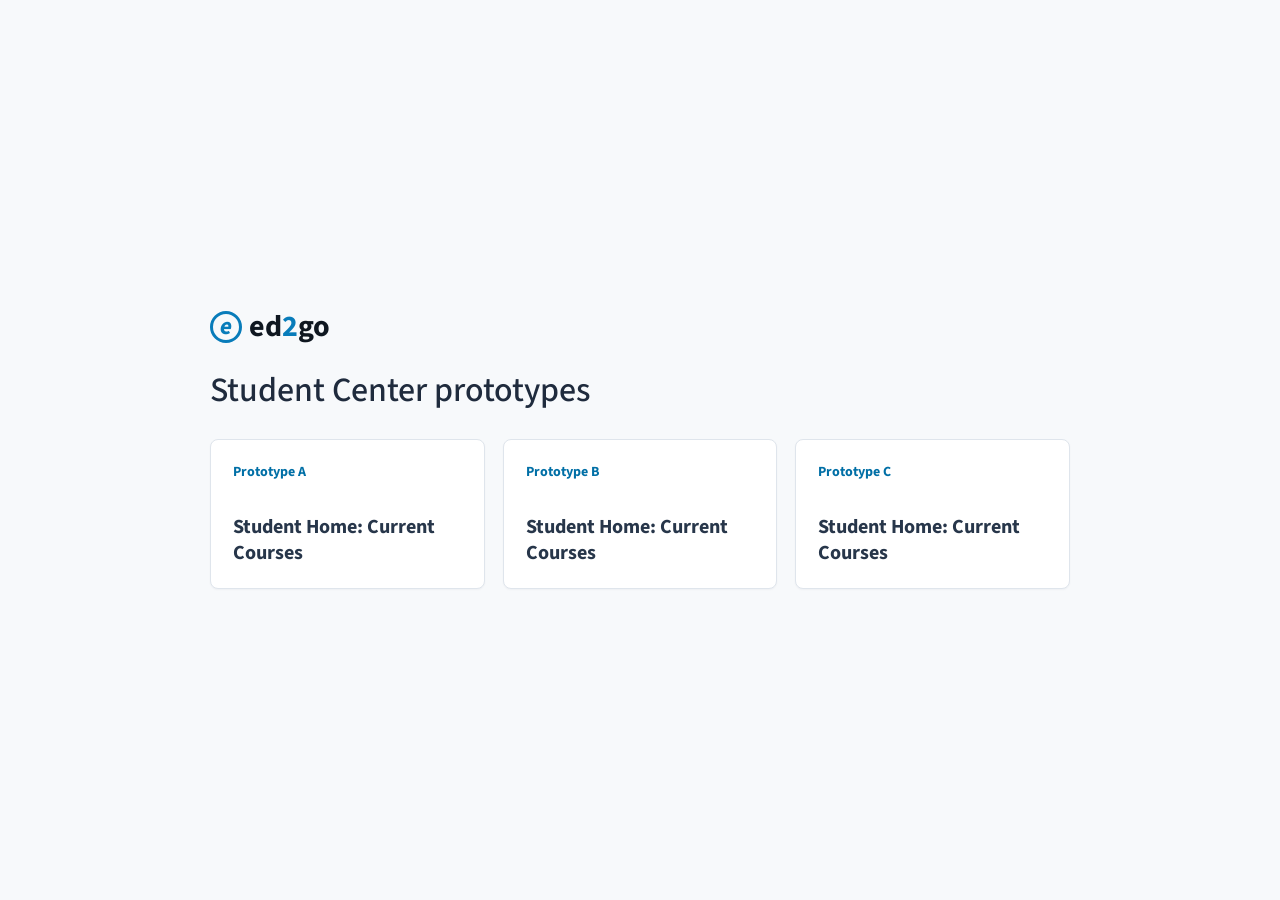
<file: index.html>
<!doctype html>
<html lang="en">
  <head>
    <meta charset="utf-8">
    <meta name="viewport" content="width=device-width, initial-scale=1">
    <title>ed2go Student Center prototypes</title>
    <link rel="stylesheet" href="assets/styles.css?v=20260617-responsive-tabs-fill">
  </head>
  <body class="launcher-page">
    <main class="launcher">
      <div class="launcher__brand" aria-label="ed2go">
        <span class="logo-mark" aria-hidden="true">e</span>
        <span class="logo-word"><strong>ed</strong><span>2</span><strong>go</strong></span>
      </div>
      <h1>Student Center prototypes</h1>
      <div class="launcher-grid">
        <a class="launcher-card" href="prototype-a/">
          <span>Prototype A</span>
          <strong>Student Home: Current Courses</strong>
        </a>
        <a class="launcher-card" href="prototype-b/">
          <span>Prototype B</span>
          <strong>Student Home: Current Courses</strong>
        </a>
        <a class="launcher-card" href="prototype-c/">
          <span>Prototype C</span>
          <strong>Student Home: Current Courses</strong>
        </a>
      </div>
    </main>
  </body>
</html>
</file>
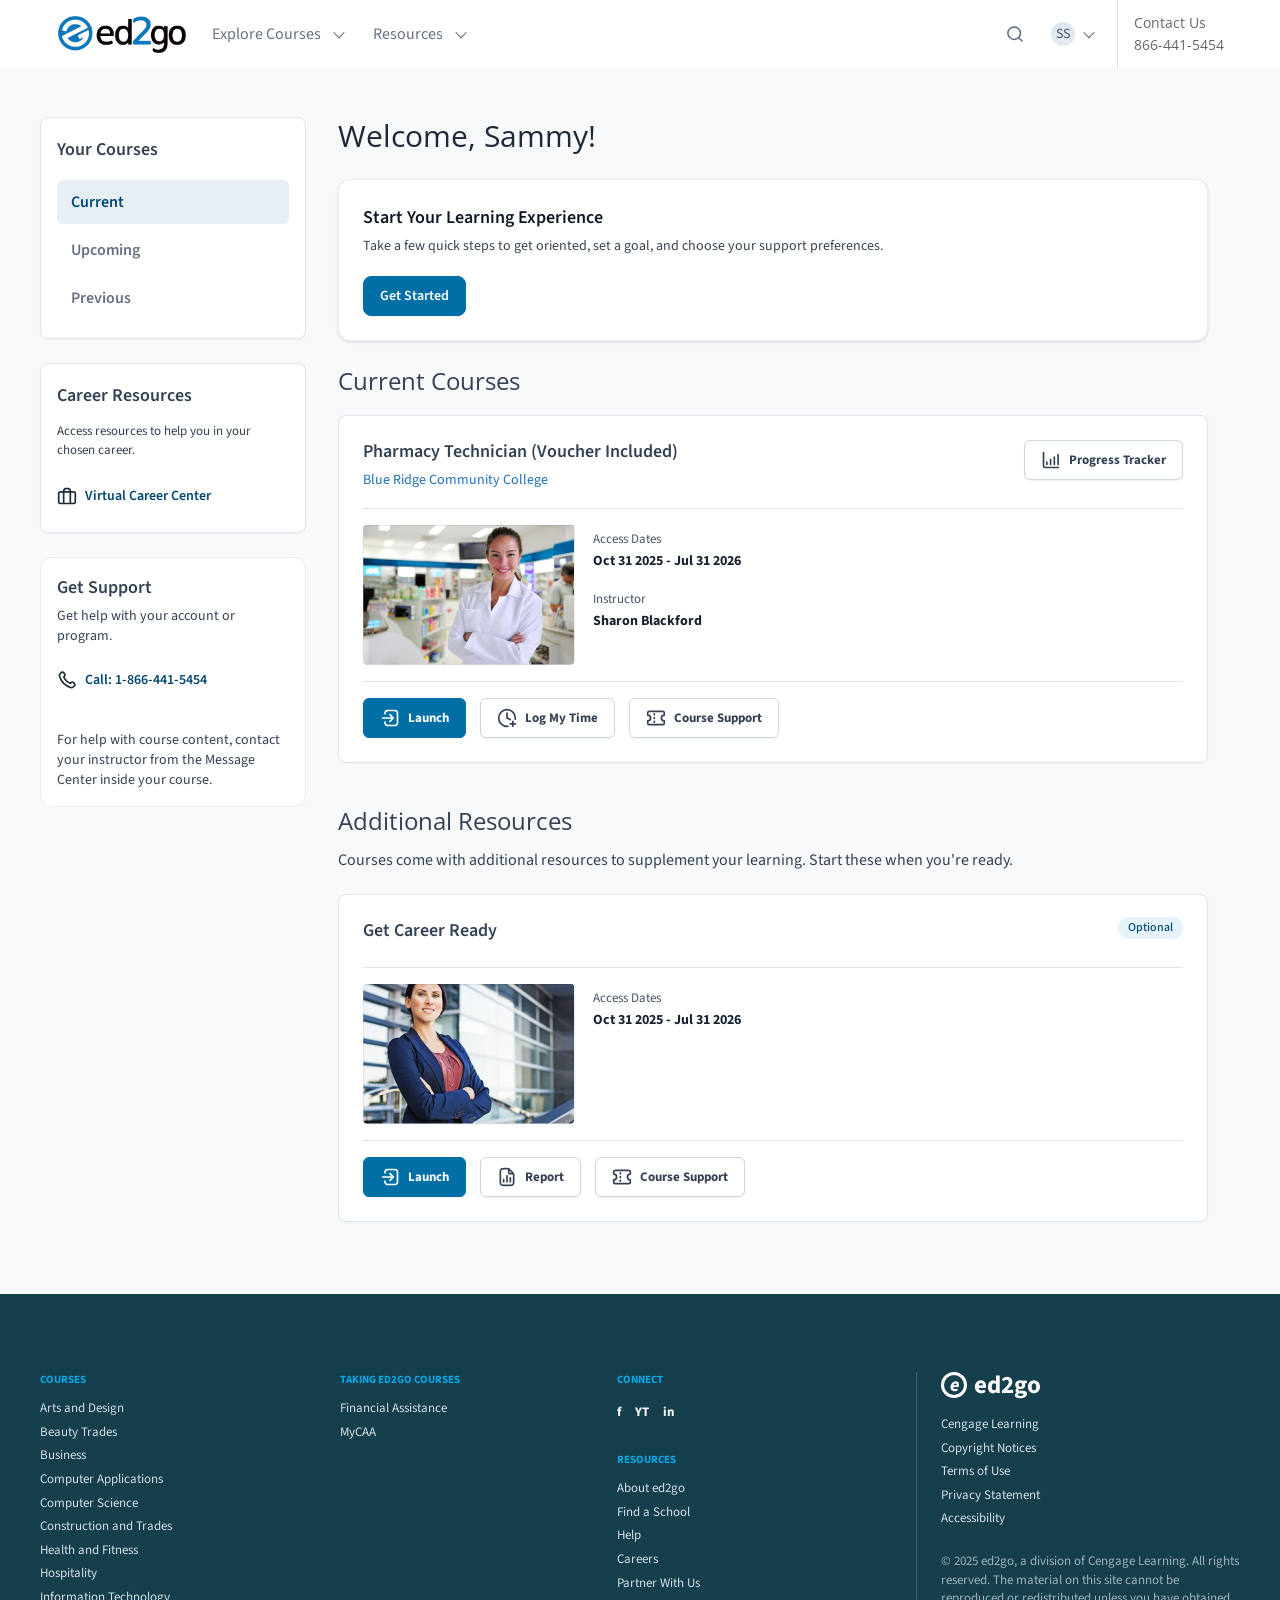
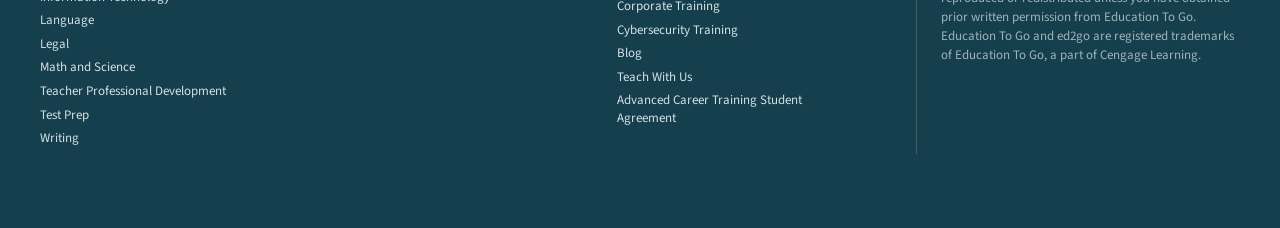
<file: prototype-a/index.html>
<!doctype html>
<html lang="en">
  <head>
    <meta charset="utf-8">
    <meta name="viewport" content="width=device-width, initial-scale=1">
    <title>Student Center - Current Courses</title>
    <link rel="stylesheet" href="../assets/styles.css?v=20260617-responsive-tabs-fill">
  </head>
  <body data-prototype="a">
    <div id="app"></div>
    <script src="../assets/app.js?v=20260617-prototype-a-no-optin-modal"></script>
  </body>
</html>
</file>
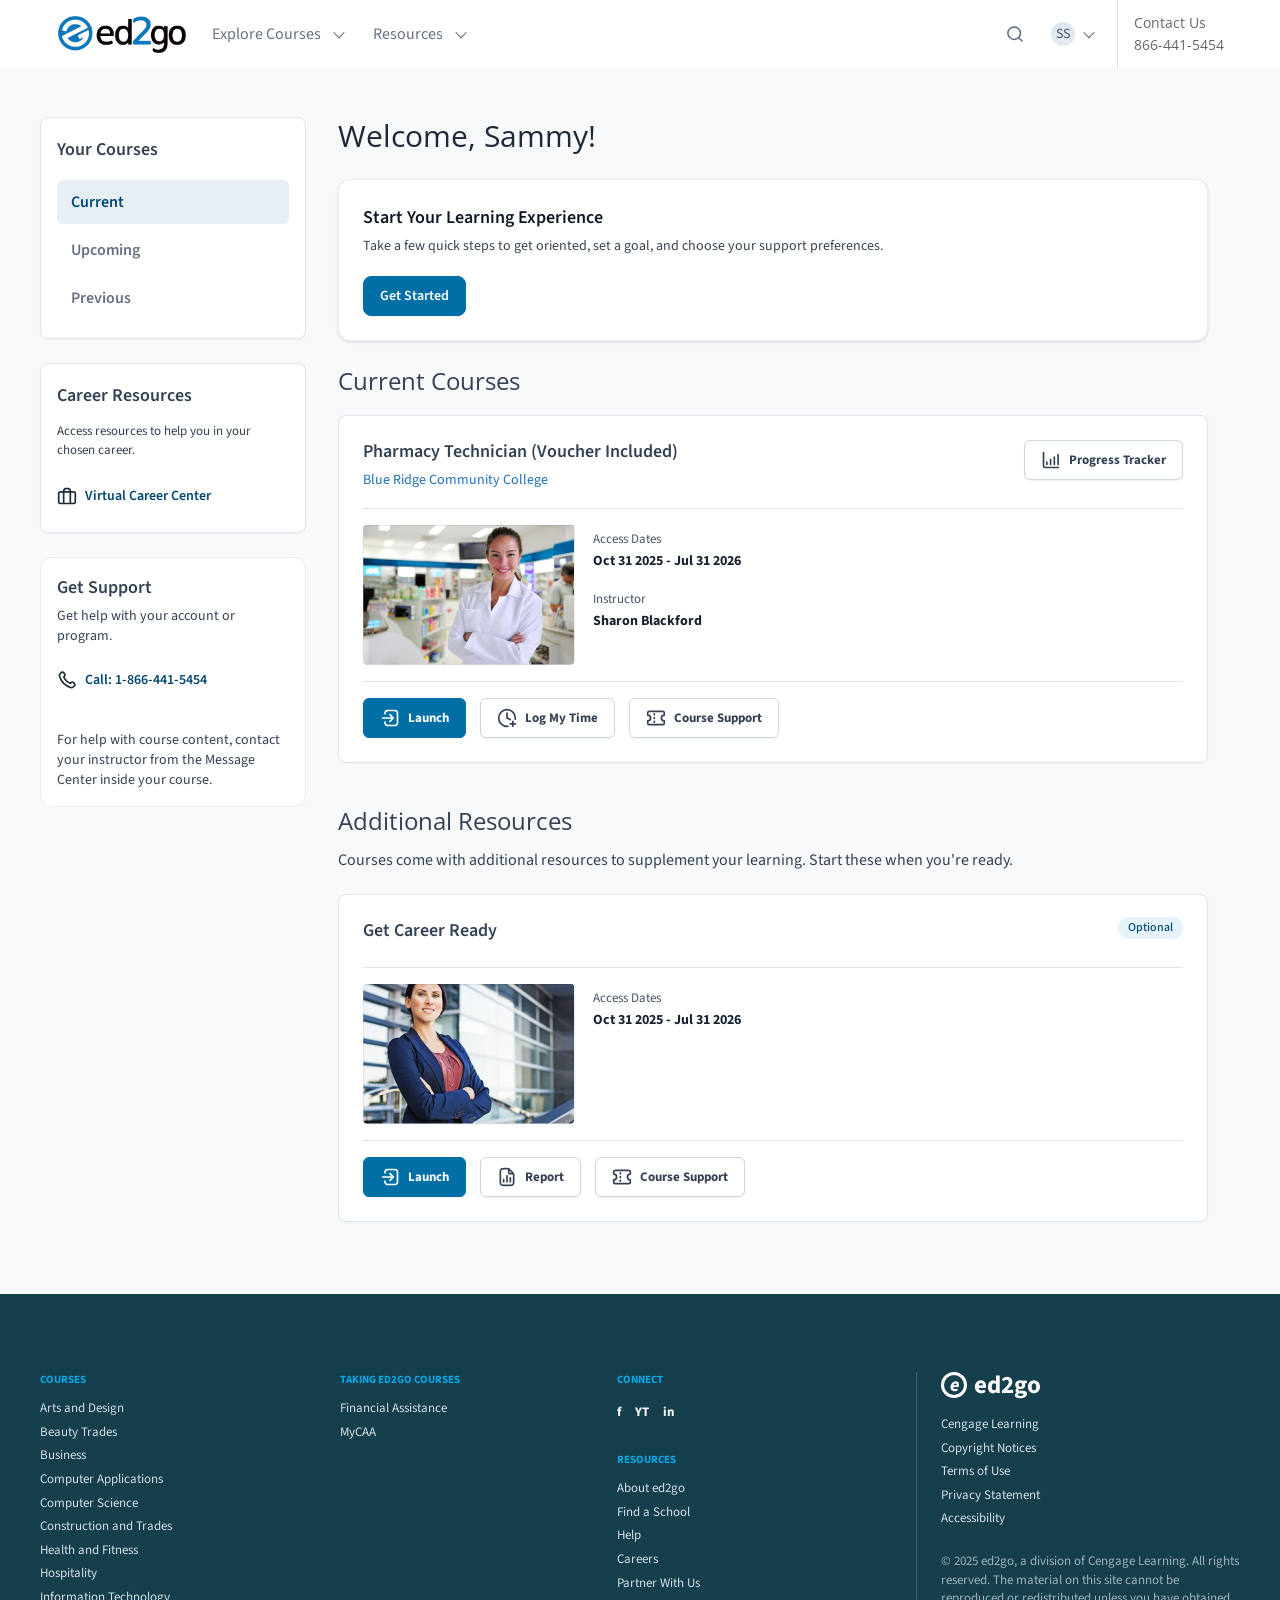
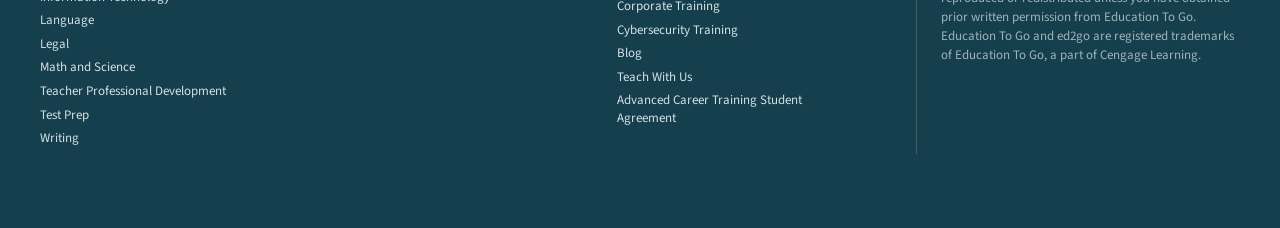
<file: prototype-b/index.html>
<!doctype html>
<html lang="en">
  <head>
    <meta charset="utf-8">
    <meta name="viewport" content="width=device-width, initial-scale=1">
    <title>Student Center - Current Courses</title>
    <link rel="stylesheet" href="../assets/styles.css?v=20260617-responsive-tabs-fill">
  </head>
  <body data-prototype="b">
    <div id="app"></div>
    <script src="../assets/app.js?v=20260617-prototype-a-no-optin-modal"></script>
  </body>
</html>
</file>
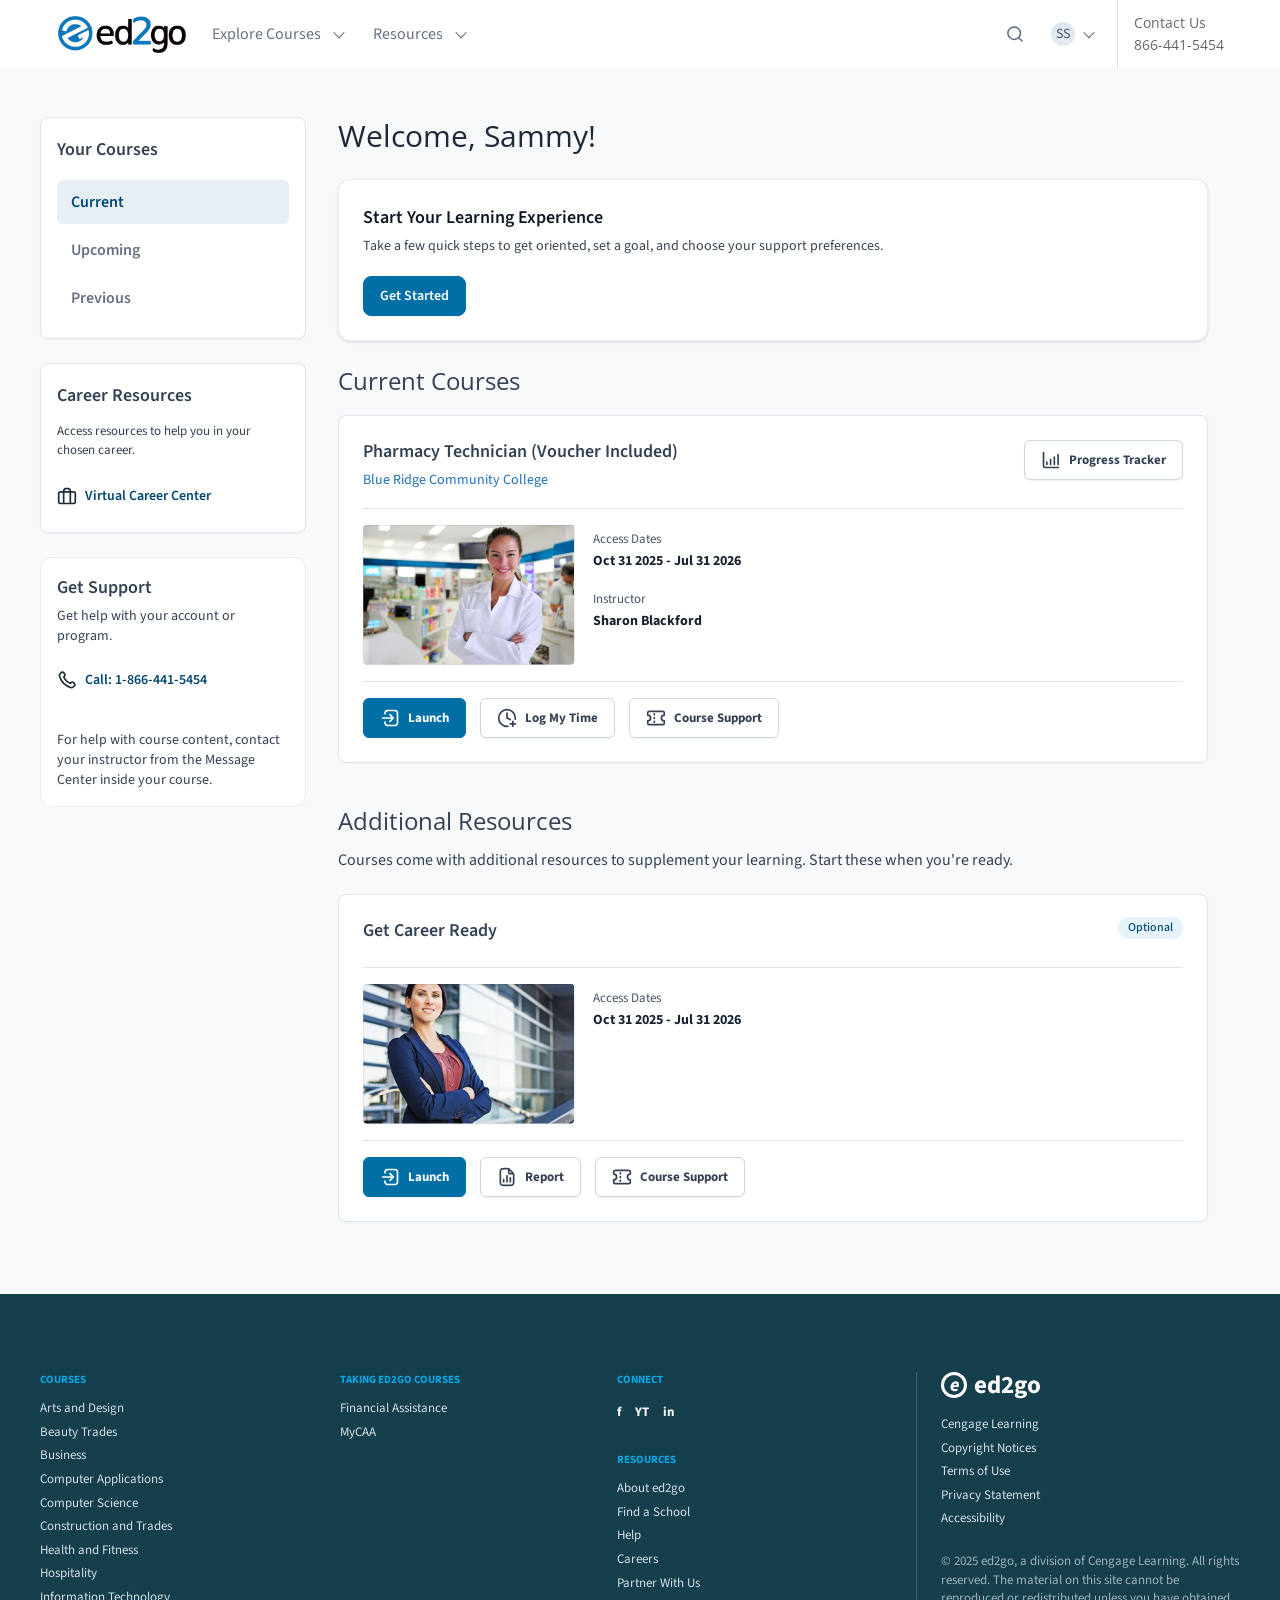
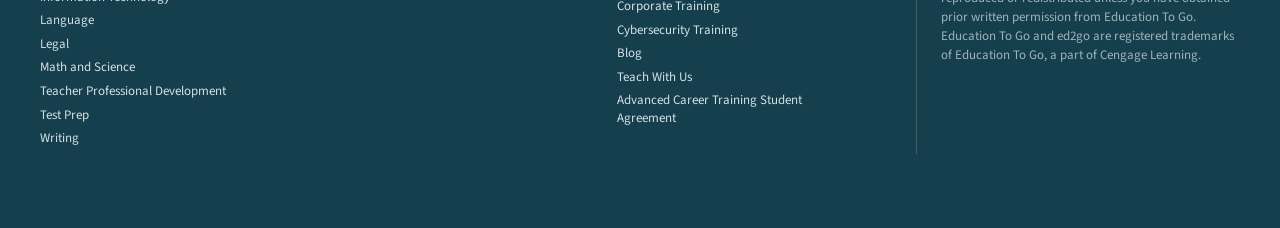
<file: prototype-c/index.html>
<!doctype html>
<html lang="en">
  <head>
    <meta charset="utf-8">
    <meta name="viewport" content="width=device-width, initial-scale=1">
    <title>Student Center - Current Courses</title>
    <link rel="stylesheet" href="../assets/styles.css?v=20260617-responsive-tabs-fill">
  </head>
  <body data-prototype="c">
    <div id="app"></div>
    <script src="../assets/app.js?v=20260617-prototype-a-no-optin-modal"></script>
  </body>
</html>
</file>
<file: assets/styles.css>
@import url("https://fonts.googleapis.com/css2?family=Open+Sans:wght@400;500;600;700&family=Source+Sans+Pro:wght@400;600;700&display=swap");

:root {
  --blue-700: #006fa6;
  --blue-800: #005d8b;
  --blue-100: #e6f3fb;
  --ink: #1f2b3d;
  --muted: #5f6b7d;
  --line: #dfe5ec;
  --line-strong: #cdd6e1;
  --surface: #ffffff;
  --page: #f7f9fb;
  --footer: #153f4c;
  --footer-text: #d4e0e4;
  --font-source: "Source Sans Pro", "Segoe UI", Roboto, Helvetica, Arial, sans-serif;
  --font-open: "Open Sans", "Segoe UI", Roboto, Helvetica, Arial, sans-serif;
  --shadow: 0 1px 2px rgba(16, 24, 40, 0.04);
  font-family: var(--font-source);
  color: var(--ink);
}

* {
  box-sizing: border-box;
}

body {
  margin: 0;
  background: var(--page);
  color: var(--ink);
  font-family: var(--font-source);
  font-size: 14px;
  line-height: 20px;
}

a {
  color: inherit;
  text-decoration: none;
}

button,
a {
  -webkit-tap-highlight-color: transparent;
}

button {
  font: inherit;
}

svg {
  display: block;
  width: 20px;
  height: 20px;
  stroke: currentColor;
  stroke-width: 1.8;
  stroke-linecap: round;
  stroke-linejoin: round;
  vector-effect: non-scaling-stroke;
  fill: none;
}

.site-header {
  height: 69px;
  background: var(--surface);
  border-bottom: 1px solid #f2f4f7;
}

.site-header__inner {
  width: min(1200px, calc(100% - 32px));
  height: 100%;
  margin: 0 auto;
  padding: 0 16px;
  display: flex;
  align-items: center;
  gap: 24px;
}

.launcher__brand,
.footer-logo {
  display: inline-flex;
  align-items: center;
  gap: 7px;
}

.brand {
  width: 132px;
  height: 41px;
  display: inline-flex;
  align-items: center;
  flex: 0 0 auto;
}

.brand-logo {
  width: 132px;
  height: 41px;
  display: block;
  object-fit: contain;
}

.logo-mark {
  width: 32px;
  height: 32px;
  display: inline-grid;
  place-items: center;
  border: 3px solid #087cba;
  border-radius: 50%;
  color: #087cba;
  font-size: 24px;
  font-weight: 800;
  font-style: italic;
  line-height: 1;
}

.logo-word {
  display: inline-flex;
  align-items: baseline;
  color: #0f1720;
  font-size: 30px;
  letter-spacing: 0;
  line-height: 1;
}

.logo-word span {
  color: #087cba;
  font-weight: 700;
}

.top-nav {
  display: flex;
  align-items: center;
  gap: 24px;
}

.top-nav button {
  min-height: 32px;
  padding: 4px 0;
  display: inline-flex;
  align-items: center;
  gap: 8px;
  border: 0;
  background: transparent;
  color: #667085;
  font-family: var(--font-source);
  font-size: 16px;
  line-height: 24px;
  font-weight: 400;
  white-space: nowrap;
  cursor: pointer;
}

.chevron-down {
  position: relative;
  width: 20px;
  height: 20px;
  display: inline-block;
  flex: 0 0 20px;
}

.chevron-down::after {
  content: "";
  position: absolute;
  top: 50%;
  left: 50%;
  width: 7px;
  height: 7px;
  border-right: 1.6px solid currentColor;
  border-bottom: 1.6px solid currentColor;
  transform: translate(-50%, -65%) rotate(45deg);
}

.header-menu-button {
  width: 38px;
  height: 38px;
  display: none;
  place-items: center;
  flex: 0 0 auto;
  padding: 8px;
  border: 1px solid #d0d5dd;
  border-radius: 8px;
  background: #ffffff;
  color: #344054;
  box-shadow: 0 1px 2px rgba(16, 24, 40, 0.05);
  cursor: pointer;
}

.header-menu-button svg {
  width: 20px;
  height: 20px;
}

.header-actions {
  margin-left: auto;
  display: flex;
  align-items: center;
  gap: 18px;
  color: #667085;
}

.header-actions > button {
  width: 36px;
  height: 36px;
  display: grid;
  place-items: center;
  color: #5d6b82;
  background: transparent;
  border: 0;
  cursor: pointer;
}

.header-actions > button svg {
  width: 20px;
  height: 20px;
}

.account-trigger {
  width: auto;
  display: inline-flex;
  align-items: center;
  gap: 4px;
  padding: 4px 0;
}

.header-actions > .account-trigger {
  width: auto;
  display: inline-flex;
  padding: 4px 0;
}

.avatar {
  width: 24px;
  height: 24px;
  display: grid;
  place-items: center;
  border-radius: 999px;
  background: linear-gradient(180deg, rgba(185, 207, 225, 0.5), rgba(208, 213, 221, 0.5));
  color: #475467;
  font-family: var(--font-source);
  font-size: 14px;
  line-height: 20px;
  font-weight: 400;
}

.contact {
  min-height: 69px;
  padding-left: 16px;
  border-left: 1px solid #dee2e6;
  display: grid;
  align-content: center;
  gap: 2px;
  white-space: nowrap;
  color: rgba(0, 0, 0, 0.6);
  font-family: var(--font-open);
  font-size: 14px;
  line-height: 20px;
}

.contact a {
  color: rgba(0, 0, 0, 0.6);
}

.student-center {
  min-height: 1080px;
}

.student-center__inner {
  width: min(1200px, calc(100% - 32px));
  margin: 0 auto;
  padding: 48px 0 72px;
  display: grid;
  grid-template-columns: 266px minmax(0, 870px);
  gap: 32px;
  align-items: start;
}

.side-rail {
  display: grid;
  gap: 24px;
}

.side-card {
  background: var(--surface);
  border: 1px solid var(--line);
  border-radius: 8px;
  box-shadow: var(--shadow);
  padding: 18px 16px;
}

.side-card h2 {
  margin: 0 0 12px;
  font-family: var(--font-source);
  font-size: 18px;
  line-height: 28px;
  font-weight: 600;
  color: #344054;
}

.side-card p {
  margin: 0 0 18px;
  color: #344054;
  font-size: 13px;
  line-height: 1.45;
}

.side-card--support {
  border-color: #eaecf0;
  border-radius: 12px;
  padding: 16px;
  box-shadow: none;
}

.support-home-card {
  display: flex;
  flex-direction: column;
  gap: 32px;
  align-items: flex-start;
}

.support-home-card__intro {
  width: 100%;
  display: flex;
  flex-direction: column;
  gap: 16px;
  align-items: flex-start;
}

.support-home-card__copy {
  display: flex;
  flex-direction: column;
  gap: 4px;
}

.support-home-card h2 {
  margin: 0;
  color: #344054;
  font-family: var(--font-source);
  font-size: 18px;
  line-height: 28px;
  font-weight: 600;
}

.support-home-card p {
  margin: 0;
  color: #344054;
  font-family: var(--font-source);
  font-size: 14px;
  line-height: 20px;
}

.support-home-card .side-link {
  gap: 8px;
  min-height: 36px;
  padding: 8px 0;
  color: #004770;
  font-family: var(--font-source);
  font-size: 14px;
  line-height: 20px;
  font-weight: 600;
}

.support-home-card .side-link svg {
  width: 20px;
  height: 20px;
}

.course-tabs {
  display: grid;
  gap: 4px;
  margin-top: 16px;
}

.course-tabs a {
  min-height: 44px;
  display: flex;
  align-items: center;
  padding: 10px 14px;
  border-radius: 6px;
  color: #667085;
  font-family: var(--font-source);
  font-size: 16px;
  font-weight: 600;
  line-height: 24px;
  transition:
    background-color 0.16s ease,
    color 0.16s ease,
    box-shadow 0.16s ease;
}

.course-tabs a:hover,
.course-tabs a[aria-current="page"] {
  background: #e7eff5;
  color: #004770;
}

.course-tabs a:focus-visible {
  outline: 0;
  background: #ffffff;
  color: #667085;
  box-shadow: 0 0 0 4px #f4ebff;
}

.side-link {
  display: inline-flex;
  align-items: center;
  gap: 8px;
  min-height: 36px;
  color: #004770;
  font-family: var(--font-source);
  font-size: 14px;
  line-height: 20px;
  font-weight: 600;
}

.getting-started-card--responsive,
.responsive-course-tabs,
.responsive-side-cards {
  display: none;
}

.responsive-course-tabs {
  width: 100%;
  grid-template-columns: repeat(3, minmax(0, 1fr));
  gap: 0;
  align-items: center;
  padding: 4px;
  border: 1px solid #f2f4f7;
  border-radius: 8px;
  background: #f9fafb;
  overflow: hidden;
}

.responsive-course-tabs a {
  width: 100%;
  min-width: 0;
  min-height: 36px;
  display: flex;
  align-items: center;
  justify-content: center;
  padding: 8px 12px;
  border-radius: 6px;
  color: #667085;
  font-family: var(--font-source);
  font-size: 14px;
  font-weight: 600;
  line-height: 20px;
  white-space: nowrap;
  transition:
    background-color 0.16s ease,
    color 0.16s ease,
    box-shadow 0.16s ease;
}

.responsive-course-tabs a:hover {
  color: #344054;
}

.responsive-course-tabs a[aria-current="page"] {
  background: #ffffff;
  color: #344054;
  box-shadow:
    0 1px 2px rgba(16, 24, 40, 0.06),
    0 1px 3px rgba(16, 24, 40, 0.1);
}

.responsive-course-tabs a:focus-visible {
  outline: 3px solid rgba(11, 117, 187, 0.35);
  outline-offset: 2px;
}

.responsive-side-card {
  min-height: 136px;
  padding: 16px;
  display: grid;
  gap: 16px;
  align-content: start;
  border: 1px solid var(--line);
  border-radius: 8px;
  background: #ffffff;
  box-shadow: var(--shadow);
}

.responsive-side-card h2 {
  margin: 0 0 4px;
  color: #344054;
  font-family: var(--font-source);
  font-size: 18px;
  line-height: 28px;
  font-weight: 600;
}

.responsive-side-card p {
  margin: 0;
  color: #344054;
  line-height: 1.45;
}

.responsive-side-card--support {
  border-color: #eaecf0;
  border-radius: 12px;
  box-shadow: none;
}

.responsive-side-card--support .support-home-card h2 {
  margin: 0;
  line-height: 28px;
  font-weight: 600;
}

.responsive-side-card--support .support-home-card p {
  line-height: 20px;
}

.main-content h1 {
  margin: 0 0 24px;
  font-family: var(--font-open);
  font-size: 30px;
  line-height: 38px;
  font-weight: 400;
  letter-spacing: 0;
  color: #1d2939;
}

.content-section {
  margin-top: 20px;
}

.content-section h2 {
  margin: 0 0 18px;
  font-family: var(--font-open);
  font-size: 24px;
  line-height: 32px;
  font-weight: 400;
  letter-spacing: 0;
  color: #344054;
}

.content-section--resources {
  margin-top: 42px;
}

.section-copy {
  margin: -5px 0 24px;
  color: #344054;
  font-size: 16px;
}

.card-stack {
  display: grid;
  gap: 24px;
}

.empty-course-state {
  width: 100%;
  padding: 38px 0 16px;
  display: flex;
  flex-direction: column;
  align-items: center;
  text-align: center;
  color: #333333;
  font-family: var(--font-source);
}

.empty-course-state h3 {
  margin: 0;
  font-size: 20px;
  line-height: 30px;
  font-weight: 600;
  letter-spacing: 0;
}

.empty-course-state p {
  margin: 0;
  font-size: 16px;
  line-height: 24px;
  font-weight: 400;
  letter-spacing: 0;
}

.empty-course-state__link {
  margin-top: 16px;
  color: #004770;
  font-size: 14px;
  line-height: 20px;
  font-weight: 600;
}

.course-card {
  background: var(--surface);
  border: 1px solid var(--line);
  border-radius: 8px;
  box-shadow: var(--shadow);
  padding: 22px 24px 24px;
}

.course-card__header {
  min-height: 48px;
  display: flex;
  align-items: start;
  justify-content: space-between;
  gap: 18px;
  padding-bottom: 18px;
  border-bottom: 1px solid var(--line);
}

.course-card h3 {
  margin: 0 0 4px;
  font-family: var(--font-source);
  font-size: 18px;
  line-height: 28px;
  font-weight: 600;
  color: #344054;
}

.course-card__school {
  color: #1d70b8;
  font-size: 14px;
}

.course-card__body {
  display: grid;
  grid-template-columns: 212px minmax(0, 1fr);
  gap: 18px;
  padding: 16px 0;
  border-bottom: 1px solid var(--line);
}

.course-visual {
  width: 212px;
  height: 140px;
  border-radius: 4px;
  background-image: url("student-center-desktop.png");
  background-repeat: no-repeat;
  background-size: 1265px 1800px;
  box-shadow: inset 0 0 0 1px rgba(16, 24, 40, 0.08);
}

.photo-pharmacy {
  background-position: -402px -304px;
}

.photo-pet {
  background-position: -402px -625px;
}

.photo-career {
  background-position: -402px -1047px;
}

.course-meta {
  margin: 4px 0 0;
  display: grid;
  align-content: start;
  gap: 18px;
}

.course-meta__group dt {
  margin: 0 0 2px;
  color: #475467;
  font-size: 13px;
}

.course-meta__group dd {
  margin: 0;
  color: #182230;
  font-weight: 700;
}

.course-card__actions {
  padding-top: 16px;
  display: flex;
  align-items: center;
  flex-wrap: wrap;
  gap: 14px;
}

.button {
  min-height: 40px;
  display: inline-flex;
  align-items: center;
  justify-content: center;
  gap: 8px;
  padding: 0 16px;
  border: 1px solid var(--line-strong);
  border-radius: 6px;
  color: #344054;
  background: var(--surface);
  box-shadow: 0 1px 2px rgba(16, 24, 40, 0.06);
  font-size: 13px;
  font-weight: 700;
  white-space: nowrap;
  cursor: pointer;
}

.button--primary {
  border-color: var(--blue-700);
  background: var(--blue-700);
  color: #ffffff;
}

.button--primary:hover {
  background: var(--blue-800);
}

.course-card__utility {
  margin-top: 2px;
}

.badge {
  display: inline-flex;
  align-items: center;
  min-height: 22px;
  padding: 0 10px;
  border-radius: 999px;
  background: var(--blue-100);
  color: #004b73;
  font-size: 12px;
  font-weight: 500;
  white-space: nowrap;
}

.site-footer {
  background: var(--footer);
  color: var(--footer-text);
  padding: 78px 0 74px;
}

.site-footer__inner {
  width: min(1200px, calc(100% - 32px));
  margin: 0 auto;
  display: grid;
  grid-template-columns: 1.1fr 1fr 1.1fr 1.45fr;
  gap: 54px;
}

.footer-column,
.footer-legal {
  display: flex;
  flex-direction: column;
  align-items: flex-start;
}

.footer-column h2 {
  margin: 0 0 13px;
  color: #00a9e8;
  font-size: 11px;
  line-height: 1.4;
  text-transform: uppercase;
  letter-spacing: 0;
}

.footer-column a,
.footer-legal a {
  margin-bottom: 6px;
  color: var(--footer-text);
  font-size: 13px;
  line-height: 1.35;
}

.socials {
  display: flex;
  gap: 14px;
  margin: 4px 0 30px;
}

.socials a {
  margin: 0;
  color: #ffffff;
  font-weight: 700;
}

.footer-legal {
  padding-left: 24px;
  border-left: 1px solid rgba(255, 255, 255, 0.18);
}

.footer-logo {
  margin-bottom: 18px;
}

.footer-logo .logo-mark {
  width: 26px;
  height: 26px;
  border-color: #ffffff;
  color: #ffffff;
  font-size: 19px;
}

.footer-logo .logo-word {
  color: #ffffff;
  font-size: 25px;
}

.footer-logo .logo-word span {
  color: #ffffff;
}

.footer-legal p {
  margin: 18px 0 0;
  color: rgba(212, 224, 228, 0.72);
  font-size: 13px;
  line-height: 1.45;
}

.launcher-page {
  min-height: 100vh;
  background: var(--page);
}

.launcher {
  width: min(860px, calc(100% - 32px));
  min-height: 100vh;
  margin: 0 auto;
  padding: 64px 0;
  display: grid;
  align-content: center;
}

.launcher__brand {
  margin-bottom: 28px;
}

.launcher h1 {
  margin: 0 0 28px;
  font-size: 34px;
  line-height: 1.2;
  font-weight: 500;
  letter-spacing: 0;
}

.launcher-grid {
  display: grid;
  grid-template-columns: repeat(3, minmax(0, 1fr));
  gap: 18px;
}

.launcher-card {
  min-height: 150px;
  padding: 22px;
  border: 1px solid var(--line);
  border-radius: 8px;
  background: var(--surface);
  display: flex;
  flex-direction: column;
  justify-content: space-between;
  box-shadow: var(--shadow);
}

.launcher-card span {
  color: var(--blue-700);
  font-weight: 700;
}

.launcher-card strong {
  color: #27364a;
  font-size: 20px;
  line-height: 1.3;
}

.getting-started-card {
  margin: 0 0 24px;
  padding: 24px;
  background: var(--surface);
  border: 1px solid #eaecf0;
  border-radius: 12px;
  box-shadow:
    0 1px 3px rgba(16, 24, 40, 0.1),
    0 1px 2px rgba(16, 24, 40, 0.06);
  display: flex;
  flex-direction: column;
  align-items: flex-start;
  gap: 20px;
  overflow: hidden;
}

.getting-started-card--responsive {
  display: none;
}

.getting-started-card__copy {
  max-width: 762px;
}

.getting-started-card h3 {
  margin: 0 0 4px;
  color: #101828;
  font-size: 18px;
  line-height: 28px;
  font-weight: 600;
}

.getting-started-card p {
  margin: 0;
  color: #394452;
  font-size: 14px;
  line-height: 20px;
}

.getting-started-card .button {
  min-width: 100px;
  border-radius: 8px;
  font-size: 14px;
  font-weight: 600;
}

.button:disabled {
  border-color: #b9cfe1;
  background: #e7eff5;
  color: #7ca5bd;
  box-shadow: none;
  cursor: not-allowed;
}

.onboarding-actions .button {
  min-height: 44px;
  padding: 10px 16px;
  border-radius: 8px;
  box-shadow: 0 1px 2px rgba(16, 24, 40, 0.05);
  font-family: var(--font-source);
  font-size: 14px;
  line-height: 20px;
  font-weight: 600;
}

.onboarding-actions .button svg {
  width: 20px;
  height: 20px;
}

.onboarding-actions .button--primary {
  border-color: #005584;
  background: #006399;
  color: #ffffff;
}

.onboarding-actions .button--primary:hover:not(:disabled) {
  border-color: #004770;
  background: #004770;
}

.onboarding-actions .button--primary:focus-visible {
  outline: none;
  border-color: #005584;
  background: #005584;
  box-shadow:
    0 1px 2px rgba(16, 24, 40, 0.05),
    0 0 0 4px #f4ebff;
}

.onboarding-actions .button--primary:disabled {
  border-color: #99c0d6;
  background: #99c0d6;
  color: #ffffff;
  box-shadow: 0 1px 2px rgba(16, 24, 40, 0.05);
}

.onboarding-actions .button--secondary {
  border-color: #d0d5dd;
  background: #ffffff;
  color: #344054;
}

.onboarding-actions .button--secondary:hover:not(:disabled) {
  border-color: #d0d5dd;
  background: #f9fafb;
  color: #1d2939;
}

.onboarding-actions .button--secondary:focus-visible {
  outline: none;
  border-color: #d0d5dd;
  background: #ffffff;
  color: #344054;
  box-shadow:
    0 1px 2px rgba(16, 24, 40, 0.05),
    0 0 0 4px #f2f4f7;
}

.onboarding-actions .button--secondary:disabled {
  border-color: #eaecf0;
  background: #ffffff;
  color: #d0d5dd;
  box-shadow: 0 1px 2px rgba(16, 24, 40, 0.05);
}

.success-toast {
  position: fixed;
  top: 96px;
  left: 50%;
  z-index: 40;
  width: min(620px, calc(100% - 32px));
  min-height: 76px;
  transform: translateX(-50%);
  padding: 16px;
  border: 1px solid #6ce9a6;
  border-radius: 12px;
  background: #f6fef9;
  color: #027a48;
  box-shadow: none;
  display: grid;
  grid-template-columns: auto 1fr auto;
  gap: 12px;
  align-items: start;
  font-family: var(--font-source);
}

.success-toast__icon {
  width: 20px;
  height: 20px;
  display: grid;
  place-items: center;
  color: #039855;
}

.success-toast__icon svg {
  width: 20px;
  height: 20px;
}

.success-toast__content {
  display: grid;
  gap: 4px;
  min-width: 0;
}

.success-toast strong {
  display: block;
  font-size: 14px;
  line-height: 20px;
  font-weight: 600;
  letter-spacing: 0;
}

.success-toast p {
  margin: 0;
  color: #027a48;
  font-size: 14px;
  line-height: 20px;
  font-weight: 400;
  letter-spacing: 0;
}

.success-toast button {
  width: 20px;
  height: 20px;
  padding: 0;
  display: grid;
  place-items: center;
  border-radius: 8px;
  border: 0;
  background: transparent;
  color: #039855;
  cursor: pointer;
}

.success-toast button svg {
  width: 20px;
  height: 20px;
}

.onboarding-shell {
  min-height: 820px;
  background: #f9fafb;
}

.onboarding-shell__inner {
  width: min(1200px, calc(100% - 32px));
  margin: 0 auto;
  padding: 32px 0 72px;
  display: grid;
  justify-items: center;
}

.progress-steps {
  width: min(992px, 100%);
  min-height: 78px;
  margin: 0 0 28px;
  padding: 0;
  list-style: none;
  display: grid;
  grid-template-columns: repeat(3, minmax(0, 1fr));
}

.progress-steps li {
  position: relative;
  display: grid;
  justify-items: center;
  gap: 12px;
  color: #344054;
  font-size: 14px;
  font-weight: 600;
  line-height: 20px;
  text-align: center;
}

.progress-steps li:not(:last-child)::after {
  content: "";
  position: absolute;
  top: 11px;
  left: calc(50% + 12px);
  right: calc(-50% + 12px);
  height: 2px;
  background: #eaecf0;
}

.progress-steps li.is-complete:not(:last-child)::after {
  background: #005584;
}

.progress-steps__marker {
  position: relative;
  z-index: 1;
  width: 24px;
  height: 24px;
  display: grid;
  place-items: center;
  border: 0;
  border-radius: 50%;
  background: #f2f4f7;
  overflow: hidden;
  color: transparent;
  font-size: 0;
  line-height: 1;
}

.progress-steps__marker::before {
  content: "";
  width: 8px;
  height: 8px;
  border-radius: 50%;
  background: #ffffff;
}

.progress-steps__marker svg {
  width: 14px;
  height: 14px;
}

.progress-steps li:hover .progress-steps__marker {
  background: #eaecf0;
}

.progress-steps .is-current {
  color: #004770;
}

.progress-steps .is-current .progress-steps__marker {
  background: #005584;
}

.progress-steps .is-current .progress-steps__marker::before {
  background: #ffffff;
}

.progress-steps .is-current:hover .progress-steps__marker {
  background: #004770;
}

.progress-steps .is-complete .progress-steps__marker {
  background: #005584;
  color: #ffffff;
}

.progress-steps .is-complete:hover .progress-steps__marker {
  background: #004770;
}

.progress-steps .is-complete .progress-steps__marker::before {
  content: none;
}

.onboarding-panel {
  width: 100%;
  display: grid;
  justify-items: center;
  text-align: center;
}

.onboarding-panel--wide {
  max-width: 900px;
}

.onboarding-panel--support {
  max-width: 900px;
}

.onboarding-panel h1 {
  margin: 0 0 12px;
  color: #1d2939;
  font-family: var(--font-open);
  font-size: 30px;
  line-height: 38px;
  font-weight: 400;
  letter-spacing: 0;
}

.onboarding-lede {
  max-width: 760px;
  margin: 0;
  color: #344054;
  font-family: var(--font-source);
  font-size: 18px;
  line-height: 26px;
}

.video-frame {
  width: min(400px, 100%);
  aspect-ratio: 16 / 9;
  margin: 40px 0 0;
  overflow: hidden;
  border-radius: 8px;
  background: #101828;
  box-shadow: 0 10px 28px rgba(16, 24, 40, 0.16);
}

.video-frame video {
  width: 100%;
  height: 100%;
  display: block;
  object-fit: cover;
}

.onboarding-actions {
  margin-top: 34px;
  display: flex;
  align-items: center;
  justify-content: center;
  gap: 16px;
}

.onboarding-actions .button {
  min-width: 200px;
}

.onboarding-actions--paired {
  display: grid;
  grid-template-columns: repeat(2, 200px);
}

.onboarding-actions--single .button {
  width: 200px;
}

.text-button {
  margin-top: 18px;
  border: 0;
  background: transparent;
  color: #004b73;
  font-weight: 600;
  cursor: pointer;
}

.goal-fieldset {
  width: min(736px, 100%);
  margin: 34px auto 0;
  padding: 0;
  border: 0;
}

.goal-fieldset legend {
  margin: 0 0 16px;
  color: #344054;
  font-size: 18px;
  font-weight: 400;
  text-align: center;
}

.goal-options {
  display: grid;
  grid-template-columns: repeat(3, minmax(0, 1fr));
  gap: 16px;
}

.goal-chip {
  display: flex;
  align-items: center;
  justify-content: flex-start;
  min-height: 50px;
  padding: 12px 20px;
  border: 1px solid #d0d5dd;
  border-radius: 24px;
  background: #ffffff;
  box-shadow: 0 1px 2px rgba(16, 24, 40, 0.05);
  color: #344054;
  font-family: var(--font-source);
  font-size: 16px;
  font-weight: 600;
  line-height: 24px;
  text-align: left;
  cursor: pointer;
}

.goal-chip:hover {
  border-color: #d0d5dd;
  background: #f2f4f7;
  color: #344054;
}

.goal-chip.is-selected {
  border-color: #98a2b3;
  background: #d0d5dd;
  color: #344054;
}

.goal-other {
  width: min(600px, 100%);
  margin: 24px auto 0;
  text-align: left;
}

.goal-other label {
  display: block;
  margin-bottom: 6px;
  color: #344054;
  font-size: 14px;
  font-weight: 700;
  line-height: 20px;
}

.goal-other textarea {
  width: 100%;
  height: 72px;
  min-height: 72px;
  padding: 12px 14px;
  resize: none;
  border: 1px solid #d0d5dd;
  border-radius: 8px;
  background: #ffffff;
  box-shadow: 0 1px 2px rgba(16, 24, 40, 0.05);
  color: #1d2939;
  font: inherit;
  line-height: 24px;
  transition:
    border-color 0.16s ease,
    box-shadow 0.16s ease;
}

.goal-other.is-error textarea {
  border-color: #fda29b;
}

.goal-other p {
  margin: 6px 0 0;
  color: #667085;
  font-size: 14px;
  line-height: 20px;
}

.goal-other.is-error p {
  color: #f04438;
}

.support-card {
  width: min(900px, 100%);
  margin-top: 34px;
  min-height: 390px;
  padding: 28px 24px;
  display: grid;
  grid-template-columns: minmax(0, 1fr) minmax(300px, 340px);
  gap: 40px;
  align-items: center;
  border: 1px solid #eaecf0;
  border-radius: 12px;
  background: #ffffff;
  text-align: left;
}

.support-card__copy {
  min-height: 334px;
  display: flex;
  flex-direction: column;
}

.support-card h2 {
  margin: 0;
  color: #344054;
  font-family: var(--font-open);
  font-size: 20px;
  line-height: 30px;
  font-weight: 400;
}

.support-categories {
  margin: 24px 0 0;
  padding: 0;
  list-style: none;
  display: grid;
  grid-template-columns: repeat(4, minmax(0, 1fr));
}

.support-categories li {
  min-height: 86px;
  display: flex;
  flex-direction: column;
  align-items: center;
  justify-content: flex-start;
  gap: 10px;
  padding: 0 16px;
  border-right: 1px solid #d0d5dd;
  color: #344054;
  text-align: center;
}

.support-categories li:last-child {
  border-right: 0;
}

.support-categories span {
  width: 44px;
  height: 44px;
  display: grid;
  place-items: center;
  color: #006399;
  flex: 0 0 auto;
}

.support-categories svg {
  width: 42px;
  height: 42px;
}

.support-categories strong {
  color: #344054;
  font-family: var(--font-open);
  font-size: 16px;
  font-weight: 400;
  line-height: 24px;
}

.consent-row {
  margin-top: auto;
  display: grid;
  grid-template-columns: auto 1fr;
  gap: 12px;
  color: #344054;
  font-family: var(--font-source);
  font-size: 16px;
  font-weight: 600;
  line-height: 24px;
}

.consent-row input {
  width: 16px;
  height: 16px;
  margin-top: 4px;
  accent-color: var(--blue-700);
}

.consent-fine-print {
  margin: 8px 0 0 28px;
  max-width: 520px;
  color: #344054;
  font-family: var(--font-source);
  font-size: 12px;
  line-height: 20px;
}

.consent-fine-print span,
.support-choice-fine-print span {
  color: #006399;
}

.support-card__image {
  width: 100%;
  max-width: 340px;
  aspect-ratio: 1;
  display: grid;
  place-items: center;
  justify-self: end;
}

.support-card__image img {
  width: 100%;
  height: 100%;
  display: block;
  object-fit: contain;
}

.onboarding-lede--support-choice {
  max-width: 790px;
}

.support-choice-layout {
  width: min(900px, 100%);
  margin-top: 36px;
  padding-bottom: 24px;
  display: grid;
  grid-template-columns: minmax(0, 528px) minmax(260px, 320px);
  gap: 24px;
  align-items: center;
  justify-content: center;
  text-align: left;
}

.support-choice-list {
  display: grid;
  gap: 16px;
}

.support-choice-card {
  position: relative;
  width: 100%;
  min-height: 298px;
  padding: 16px;
  display: flex;
  align-items: flex-start;
  gap: 16px;
  border: 2px solid transparent;
  border-radius: 12px;
  background: #ffffff;
  box-shadow: inset 0 0 0 1px #eaecf0;
  color: #344054;
  text-align: left;
  cursor: pointer;
}

.support-choice-card__input {
  position: absolute;
  top: 16px;
  right: 16px;
  width: 20px;
  height: 20px;
  margin: 0;
  opacity: 0;
}

.support-choice-card--compact {
  min-height: 92px;
}

.support-choice-card__copy {
  min-width: 0;
  flex: 1 1 auto;
  display: grid;
  gap: 12px;
}

.support-choice-card__title {
  color: #344054;
  font-size: 20px;
  font-weight: 600;
  line-height: 30px;
}

.support-choice-card__body,
.support-choice-card__prompt {
  color: #344054;
  font-size: 16px;
  font-weight: 400;
  line-height: 24px;
}

.support-choice-card__prompt {
  margin-top: 4px;
}

.support-choice-benefits {
  margin: 0;
  padding: 0;
  list-style: none;
  display: grid;
  grid-template-columns: repeat(2, max-content);
  gap: 12px 32px;
}

.support-choice-benefit {
  min-width: 0;
  display: flex;
  align-items: center;
  gap: 8px;
  color: #344054;
  font-size: 14px;
  line-height: 20px;
  white-space: nowrap;
}

.support-choice-benefit span {
  width: 28px;
  height: 28px;
  display: grid;
  place-items: center;
  color: #006399;
  flex: 0 0 auto;
}

.support-choice-benefit svg {
  width: 28px;
  height: 28px;
}

.support-choice-benefit strong {
  font-weight: 400;
}

.support-choice-fine-print {
  color: #344054;
  font-size: 12px;
  line-height: 18px;
}

.support-choice-radio {
  position: relative;
  width: 20px;
  height: 20px;
  flex: 0 0 20px;
  border: 1px solid #d0d5dd;
  border-radius: 50%;
  background: #ffffff;
}

.support-choice-card__input:focus-visible + .support-choice-radio {
  outline: 3px solid rgba(11, 117, 187, 0.35);
  outline-offset: 3px;
}

.support-choice-card:hover {
  border-color: #99c0d6;
  box-shadow: none;
}

.support-choice-card:hover .support-choice-radio {
  border-color: #005584;
  background: #b9cfe1;
}

.support-choice-card.is-selected {
  border-width: 3px;
  border-color: #006399;
  box-shadow: none;
}

.support-choice-card.is-selected .support-choice-radio {
  border-color: #005584;
  background: #e7eff5;
}

.support-choice-card.is-selected .support-choice-radio::after {
  content: "";
  position: absolute;
  inset: 5px;
  border-radius: 50%;
  background: #005584;
}

.support-choice-visual {
  width: 100%;
  max-width: 320px;
  aspect-ratio: 320 / 343;
  display: grid;
  place-items: center;
}

.support-choice-visual img {
  width: 100%;
  height: 100%;
  display: block;
  object-fit: contain;
}

.modal-backdrop {
  position: fixed;
  inset: 0;
  z-index: 50;
  padding: 24px;
  display: grid;
  place-items: center;
  background: rgba(16, 24, 40, 0.45);
}

.decision-modal {
  width: min(400px, 100%);
  padding: 24px;
  border-radius: 12px;
  background: #ffffff;
  box-shadow:
    0 20px 24px -4px rgba(16, 24, 40, 0.08),
    0 8px 8px -4px rgba(16, 24, 40, 0.03);
  text-align: center;
}

.decision-modal__icon {
  width: 48px;
  height: 48px;
  margin: 0 auto 16px;
  display: grid;
  place-items: center;
  box-sizing: border-box;
  border: 8px solid #e7eff5;
  border-radius: 50%;
  background: #b9cfe1;
  color: #004770;
}

.decision-modal__icon svg {
  width: 24px;
  height: 24px;
}

.decision-modal h2 {
  margin: 0 0 4px;
  color: #101828;
  font-family: var(--font-source);
  font-size: 18px;
  line-height: 28px;
  font-weight: 600;
}

.decision-modal p {
  margin: 0;
  color: #394452;
  font-family: var(--font-source);
  font-size: 14px;
  line-height: 20px;
}

.decision-modal__actions {
  margin-top: 32px;
  display: grid;
  gap: 12px;
}

.decision-modal__actions .button {
  width: 100%;
  min-height: 44px;
  justify-content: center;
  padding: 10px 18px;
  font-size: 16px;
  line-height: 24px;
}

:focus-visible {
  outline: 3px solid rgba(11, 117, 187, 0.35);
  outline-offset: 3px;
}

@media (max-width: 980px) {
  .site-header {
    height: 69px;
  }

  .site-header__inner {
    width: min(750px, calc(100% - 84px));
    min-height: 69px;
    padding: 0 16px;
    flex-wrap: nowrap;
    gap: 16px;
  }

  .top-nav,
  .contact {
    display: none;
  }

  .header-menu-button {
    display: grid;
  }

  .header-actions {
    width: auto;
    margin-left: auto;
    justify-content: flex-end;
    gap: 8px;
  }

  .student-center__inner {
    width: min(750px, calc(100% - 84px));
    padding: 16px 0 48px;
    display: block;
  }

  .side-rail,
  .getting-started-card--desktop {
    display: none;
  }

  .main-content h1 {
    margin: 0;
  }

  .getting-started-card--responsive {
    display: flex;
    flex-direction: column;
    align-items: flex-start;
    margin: 16px 0 24px;
  }

  .getting-started-card--responsive .button {
    width: auto;
    min-width: 100px;
  }

  .getting-started-card h3 {
    font-size: 18px;
    line-height: 28px;
  }

  .getting-started-card p {
    font-size: 14px;
    line-height: 20px;
  }

  .responsive-course-tabs {
    display: grid;
    margin: 0 0 24px;
  }

  .main-content h1 + .responsive-course-tabs {
    margin-top: 24px;
  }

  .content-section {
    margin-top: 0;
  }

  .content-section h2 {
    margin-bottom: 18px;
    font-size: 20px;
  }

  .responsive-side-cards {
    display: grid;
    gap: 24px;
    margin-top: 16px;
    padding-top: 24px;
    border-top: 1px solid var(--line);
  }

  .onboarding-shell__inner {
    width: min(750px, calc(100% - 84px));
    padding: 32px 0 48px;
  }

  .onboarding-panel h1 {
    font-size: 30px;
    line-height: 38px;
    font-weight: 400;
  }

  .onboarding-lede {
    max-width: 718px;
    font-size: 18px;
    line-height: 26px;
  }

  .goal-fieldset {
    margin-top: 32px;
  }

  .support-card {
    width: min(718px, 100%);
    min-height: auto;
    padding: 28px;
    grid-template-columns: 1fr;
    gap: 28px;
  }

  .support-card__copy {
    min-height: auto;
  }

  .support-card h2 {
    font-size: 20px;
    line-height: 30px;
  }

  .support-categories {
    margin-top: 24px;
  }

  .support-categories li {
    min-height: 86px;
    gap: 10px;
    padding: 0 14px;
  }

  .support-categories span {
    width: 44px;
    height: 44px;
  }

  .support-categories svg {
    width: 42px;
    height: 42px;
  }

  .support-categories strong {
    font-size: 16px;
    line-height: 24px;
  }

  .consent-row {
    margin-top: 32px;
    font-size: 16px;
    line-height: 24px;
  }

  .consent-row input {
    width: 16px;
    height: 16px;
    margin-top: 4px;
  }

  .consent-fine-print {
    margin-left: 28px;
    font-size: 12px;
    line-height: 20px;
  }

  .support-card__image {
    max-width: 320px;
    justify-self: center;
  }

  .support-choice-layout {
    width: min(528px, 100%);
    grid-template-columns: 1fr;
    justify-items: center;
  }

  .support-choice-list {
    width: 100%;
  }

  .support-choice-visual {
    max-width: 329px;
  }

  .site-footer__inner {
    width: min(720px, calc(100% - 84px));
    grid-template-columns: repeat(3, minmax(0, 1fr));
    gap: 36px;
  }

  .footer-legal {
    grid-column: 1 / -1;
    padding-left: 0;
    border-left: 0;
  }
}

@media (max-width: 440px) {
  body {
    font-size: 14px;
  }

  .site-header__inner,
  .student-center__inner,
  .onboarding-shell__inner,
  .site-footer__inner {
    width: calc(100% - 32px);
  }

  .site-header__inner {
    width: 100%;
    padding: 0 16px;
  }

  .brand,
  .brand-logo {
    width: 88px;
    height: 27px;
  }

  .logo-mark {
    width: 24px;
    height: 24px;
    border-width: 2px;
    font-size: 18px;
  }

  .logo-word {
    font-size: 22px;
  }

  .header-actions > a {
    font-size: 13px;
  }

  .student-center__inner {
    padding-top: 8px;
  }

  .main-content h1 {
    padding: 8px 0;
    font-size: 24px;
    line-height: 32px;
  }

  .main-content h1 + .responsive-course-tabs {
    margin-top: 32px;
  }

  .getting-started-card {
    border-radius: 12px;
    padding: 24px;
  }

  .getting-started-card--responsive {
    align-items: flex-start;
    margin: 8px 0 24px;
  }

  .getting-started-card h3 {
    font-size: 18px;
    line-height: 28px;
  }

  .getting-started-card p {
    font-size: 14px;
    line-height: 20px;
  }

  .getting-started-card--responsive .button,
  .responsive-side-card .side-link,
  .decision-modal__actions .button {
    width: 100%;
  }

  .course-card {
    padding: 16px;
  }

  .course-card__header,
  .course-card__body {
    grid-template-columns: 1fr;
    display: grid;
  }

  .course-card__header {
    justify-items: start;
  }

  .course-card h3 {
    font-size: 18px;
    line-height: 28px;
  }

  .course-visual {
    width: 100%;
    height: auto;
    aspect-ratio: 318 / 212;
    background-size: 2142px 3047px;
  }

  .photo-pharmacy {
    background-position: -681px -515px;
  }

  .photo-pet {
    background-position: -681px -1058px;
  }

  .photo-career {
    background-position: -681px -1773px;
  }

  .button {
    width: 100%;
  }

  .getting-started-card .button {
    width: auto;
  }

  .course-card__actions {
    display: grid;
    gap: 10px;
  }

  .success-toast {
    top: 16px;
  }

  .onboarding-shell__inner {
    padding: 32px 0 48px;
  }

  .progress-steps {
    width: 100%;
    margin-bottom: 16px;
  }

  .progress-steps li {
    font-size: 12px;
  }

  .progress-steps li:not(:last-child)::after {
    left: calc(50% + 12px);
    right: calc(-50% + 12px);
  }

  .onboarding-panel h1 {
    font-size: 24px;
    line-height: 32px;
  }

  .onboarding-lede {
    font-size: 16px;
    line-height: 24px;
  }

  .video-frame {
    width: min(329px, 100%);
    margin-top: 32px;
  }

  .goal-fieldset {
    margin-top: 24px;
  }

  .goal-fieldset legend {
    margin-bottom: 16px;
    font-size: 16px;
    line-height: 24px;
  }

  .goal-options {
    grid-template-columns: repeat(2, minmax(0, 1fr));
    gap: 8px 10px;
  }

  .goal-chip {
    min-height: 50px;
    padding: 12px 20px;
    white-space: normal;
  }

  .goal-other {
    width: 100%;
  }

  .onboarding-actions {
    width: 100%;
    margin-top: 24px;
  }

  .onboarding-actions .button {
    min-width: 0;
  }

  .onboarding-actions--paired {
    grid-template-columns: repeat(2, minmax(0, 1fr));
  }

  .onboarding-actions--single .button {
    width: 200px;
  }

  .support-card {
    width: 100%;
    padding: 16px;
    gap: 24px;
  }

  .support-card h2 {
    font-size: 18px;
    line-height: 26px;
  }

  .support-categories {
    margin-top: 24px;
    grid-template-columns: repeat(2, minmax(0, 1fr));
    row-gap: 20px;
  }

  .support-categories li {
    min-height: 104px;
    gap: 10px;
    padding: 0 10px;
    border-right: 0;
  }

  .support-categories li:nth-child(odd) {
    border-right: 1px solid #d0d5dd;
  }

  .support-categories span {
    width: 52px;
    height: 52px;
  }

  .support-categories svg {
    width: 44px;
    height: 44px;
  }

  .support-categories strong {
    font-size: 16px;
    line-height: 24px;
  }

  .consent-row {
    margin-top: 28px;
    gap: 12px;
    font-size: 16px;
    line-height: 24px;
  }

  .consent-row input {
    width: 20px;
    height: 20px;
    margin-top: 3px;
  }

  .consent-fine-print {
    margin-left: 32px;
    font-size: 14px;
    line-height: 22px;
  }

  .support-card__image {
    order: 2;
    max-width: 300px;
    justify-self: center;
  }

  .support-card__image img {
    width: 100%;
    height: 100%;
  }

  .support-choice-layout {
    margin-top: 32px;
    padding-bottom: 0;
    gap: 16px;
  }

  .support-choice-card {
    min-height: auto;
    padding: 16px;
  }

  .support-choice-card__copy {
    gap: 10px;
  }

  .support-choice-card__title {
    font-size: 18px;
    line-height: 26px;
  }

  .support-choice-card__body,
  .support-choice-card__prompt {
    font-size: 15px;
    line-height: 22px;
  }

  .support-choice-benefits {
    grid-template-columns: 1fr;
    gap: 10px;
  }

  .support-choice-benefit {
    white-space: normal;
  }

  .support-choice-visual {
    order: 2;
  }

  .site-footer {
    padding: 36px 0;
  }

  .site-footer__inner,
  .launcher-grid {
    grid-template-columns: 1fr;
  }

  .modal-backdrop {
    padding: 16px;
  }
}

@media (max-width: 360px) {
  .responsive-course-tabs a {
    padding: 8px 10px;
  }
}
</file>
